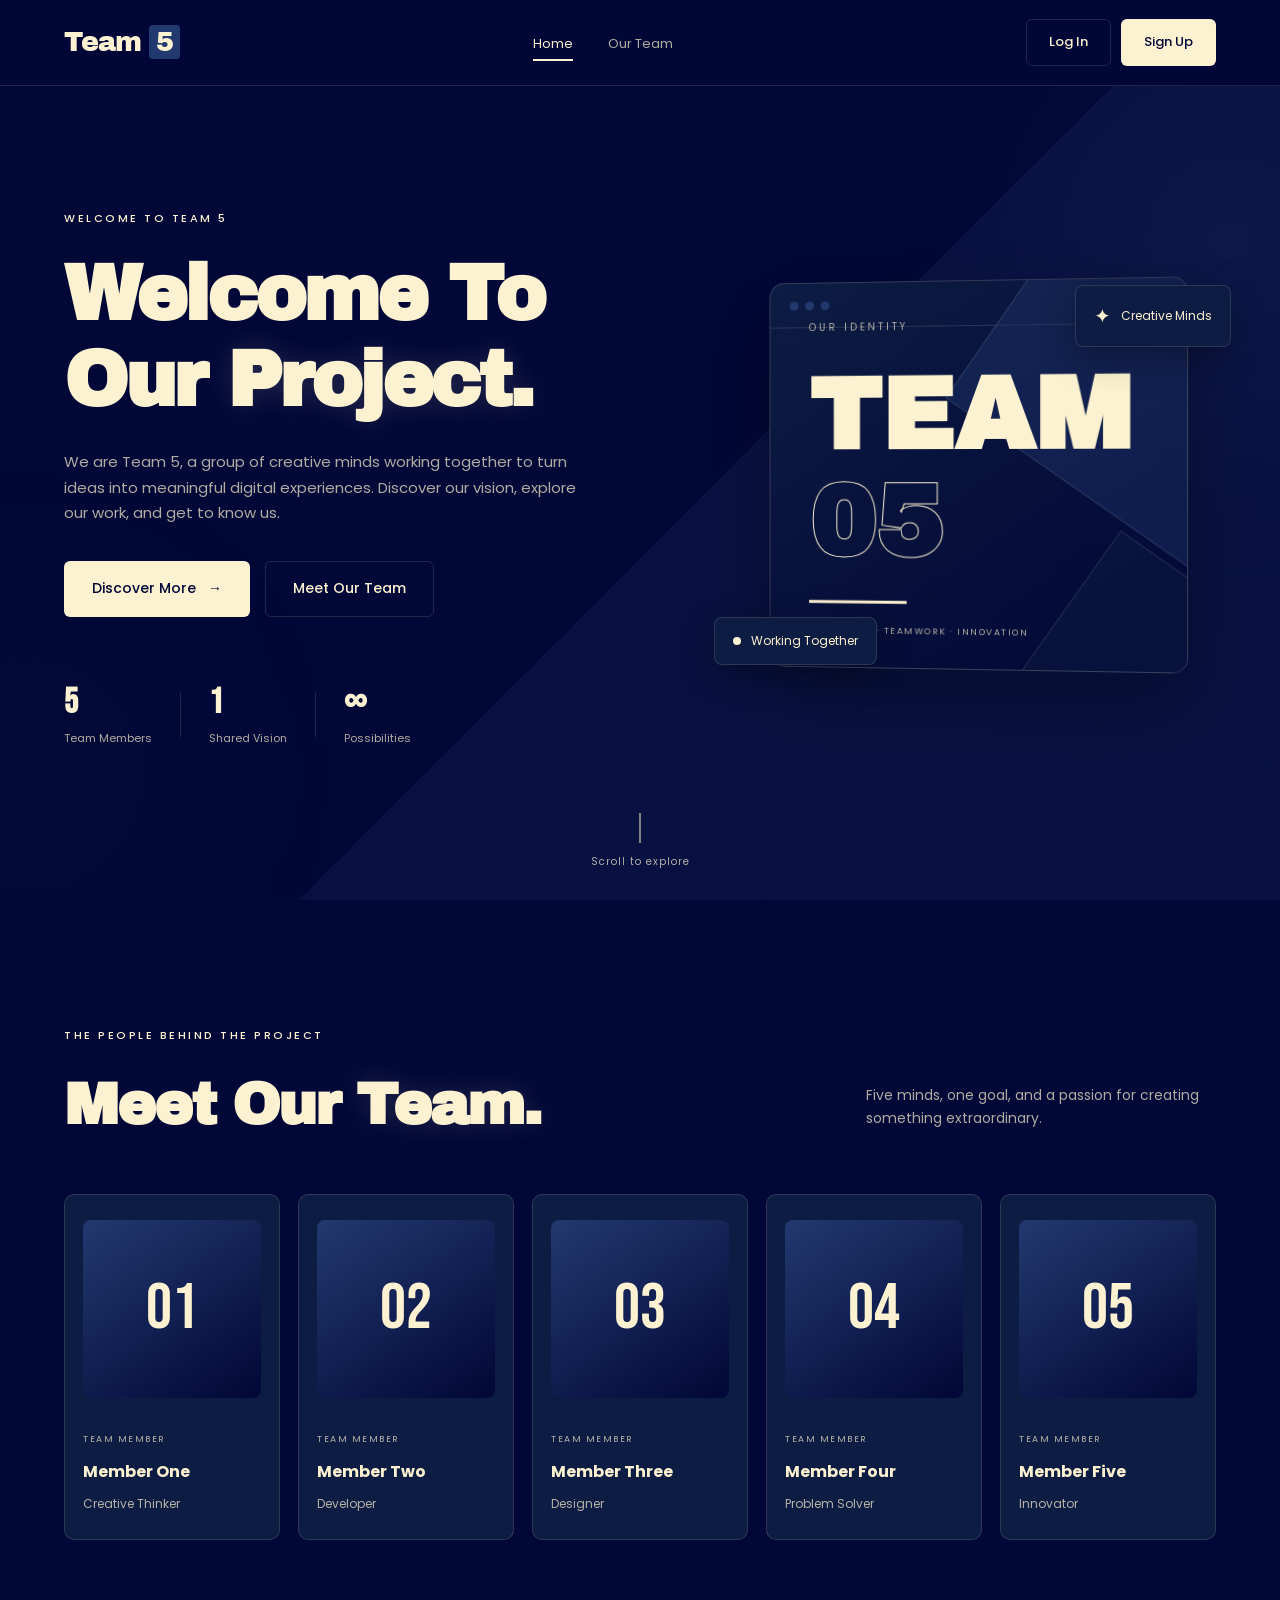
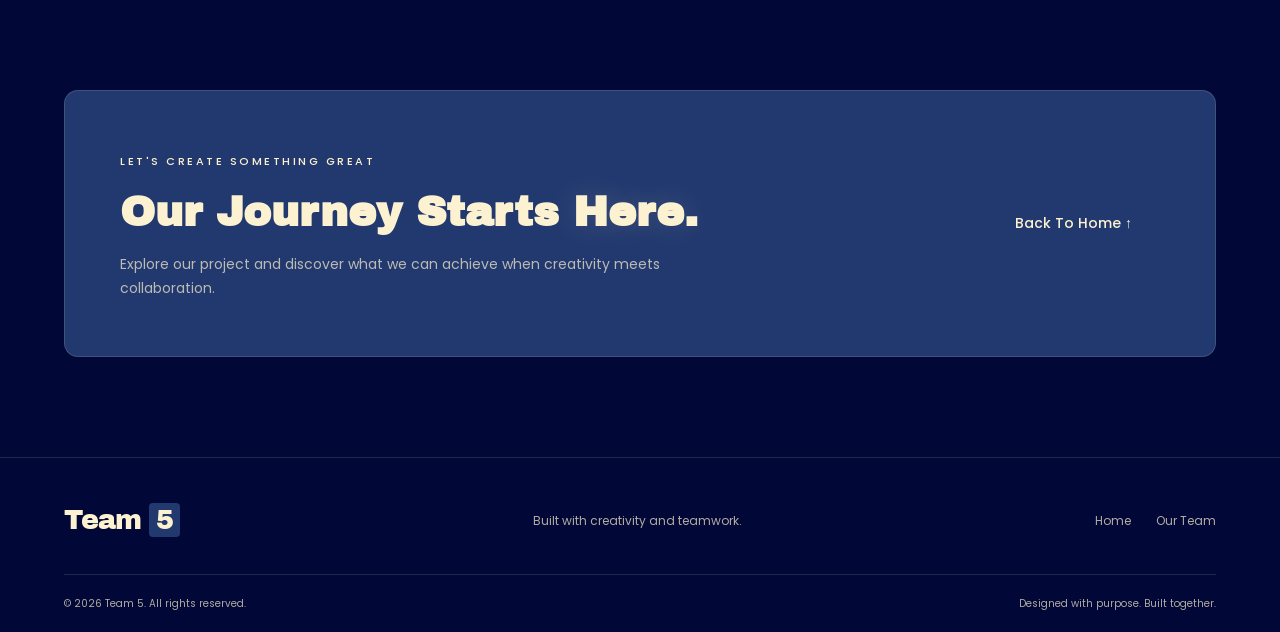
<file: index.html>
<!doctype html>
<html lang="en">
  <head>
    <meta charset="UTF-8" />
    <meta name="viewport" content="width=device-width, initial-scale=1.0" />

    <title>Team 5 | Home</title>

    <link rel="preconnect" href="https://fonts.googleapis.com" />
    <link rel="preconnect" href="https://fonts.gstatic.com" crossorigin />

    <link
      href="https://fonts.googleapis.com/css2?family=Archivo+Black&family=Bebas+Neue&family=Poppins:wght@300;400;500;600;700&display=swap"
      rel="stylesheet"
    />

    <link rel="stylesheet" href="css/style.css" />
  </head>

  <body>
    <!-- HEADER -->
    <header class="header">
      <nav class="navbar container">
        <a href="#home" class="logo">
          Team <span>5</span>
        </a>

        <ul class="nav-links">
          <li><a href="#home" class="active">Home</a></li>
          <li><a href="#team">Our Team</a></li>
        </ul>

        <div class="nav-buttons">
          <a href="login.html" class="btn btn-outline">Log In</a>
          <a href="registration.html" class="btn btn-primary">Sign Up</a>
        </div>
      </nav>
    </header>

    <!-- MAIN -->
    <main>
      <!-- HOME SECTION -->
      <section class="hero" id="home">
        <div class="hero-bg-circle circle-one"></div>
        <div class="hero-bg-circle circle-two"></div>

        <div class="hero-content container">
          <div class="hero-text">
            <span class="section-tag">WELCOME TO TEAM 5</span>

            <h1>
              Welcome To<br />
              Our <span>Project.</span>
            </h1>

            <p>
              We are Team 5, a group of creative minds working together
              to turn ideas into meaningful digital experiences.
              Discover our vision, explore our work, and get to know us.
            </p>

            <div class="hero-actions">
              <a href="#about" class="btn btn-primary btn-large">
                Discover More <span>→</span>
              </a>

              <a href="#team" class="btn btn-outline btn-large">
                Meet Our Team
              </a>
            </div>

            <div class="hero-stats">
              <div class="stat">
                <h3>5</h3>
                <p>Team Members</p>
              </div>

              <div class="stat-divider"></div>

              <div class="stat">
                <h3>1</h3>
                <p>Shared Vision</p>
              </div>

              <div class="stat-divider"></div>

              <div class="stat">
                <h3>∞</h3>
                <p>Possibilities</p>
              </div>
            </div>
          </div>

          <div class="hero-visual">
            <div class="visual-card">
              <div class="visual-top">
                <span></span>
                <span></span>
                <span></span>
              </div>

              <div class="visual-content">
                <span class="visual-label">OUR IDENTITY</span>
                <h2>TEAM<br /><span>05</span></h2>
                <div class="visual-line"></div>
                <p>CREATIVITY · TEAMWORK · INNOVATION</p>
              </div>

              <div class="visual-decoration decoration-one"></div>
              <div class="visual-decoration decoration-two"></div>
            </div>

            <div class="floating-badge badge-top">
              <span class="badge-icon">✦</span>
              Creative Minds
            </div>

            <div class="floating-badge badge-bottom">
              <span class="badge-dot"></span>
              Working Together
            </div>
          </div>
        </div>

        <a href="#about" class="scroll-indicator">
          <span></span>
          Scroll to explore
        </a>
      </section>

      <!--  ABOUT US SECTION 
      <section class="about section-padding" id="about">
        <div class="container">
          <div class="section-heading">
            <span class="section-tag">GET TO KNOW US</span>
            <h2>More Than A Team.<br /><span>A Shared Vision.</span></h2>
            <p>
              Every great project starts with a great team.
              We bring together different perspectives, creative
              thinking, and a shared passion for building something
              meaningful.
            </p>
          </div>

          <div class="about-grid">
            <div class="about-main-card">
              <span class="card-number">01 / WHO WE ARE</span>
              <div class="about-symbol">✦</div>
              <h3>We Are Team 5</h3>
              <p>
                We are a team of passionate individuals who believe
                that collaboration and creativity can turn ambitious
                ideas into real results. Our project represents our
                skills, dedication, and commitment to learning.
              </p>
            </div>

            <div class="about-side-cards">
              <div class="about-card">
                <span class="card-number">02 / OUR MISSION</span>
                <h3>Creating With Purpose.</h3>
                <p>
                  To create useful, thoughtful, and engaging digital
                  experiences through teamwork and innovation.
                </p>
              </div>

              <div class="about-card">
                <span class="card-number">03 / OUR VISION</span>
                <h3>Building What's Next.</h3>
                <p>
                  To grow our skills, embrace new challenges, and
                  transform our ideas into solutions that matter.
                </p>
              </div>
            </div>
          </div>
        </div>
      </section> -->

      <!-- OUR TEAM SECTION -->
      <section class="team section-padding" id="team">
        <div class="container">
          <div class="team-heading">
            <div>
              <span class="section-tag">THE PEOPLE BEHIND THE PROJECT</span>
              <h2>Meet Our <span>Team.</span></h2>
            </div>

            <p>
              Five minds, one goal, and a passion for creating
              something extraordinary.
            </p>
          </div>

          <div class="team-grid">
            <div class="team-card">
              <div class="team-avatar">01</div>
              <span class="team-role">TEAM MEMBER</span>
              <h3>Member One</h3>
              <p>Creative Thinker</p>
            </div>

            <div class="team-card">
              <div class="team-avatar">02</div>
              <span class="team-role">TEAM MEMBER</span>
              <h3>Member Two</h3>
              <p>Developer</p>
            </div>

            <div class="team-card">
              <div class="team-avatar">03</div>
              <span class="team-role">TEAM MEMBER</span>
              <h3>Member Three</h3>
              <p>Designer</p>
            </div>

            <div class="team-card">
              <div class="team-avatar">04</div>
              <span class="team-role">TEAM MEMBER</span>
              <h3>Member Four</h3>
              <p>Problem Solver</p>
            </div>

            <div class="team-card">
              <div class="team-avatar">05</div>
              <span class="team-role">TEAM MEMBER</span>
              <h3>Member Five</h3>
              <p>Innovator</p>
            </div>
          </div>
        </div>
      </section>

      <!-- CALL TO ACTION -->
      <section class="cta-section">
        <div class="container cta-box">
          <div>
            <span class="section-tag">LET'S CREATE SOMETHING GREAT</span>
            <h2>Our Journey Starts <span>Here.</span></h2>
            <p>
              Explore our project and discover what we can achieve
              when creativity meets collaboration.
            </p>
          </div>

          <a href="#home" class="btn btn-light btn-large">
            Back To Home ↑
          </a>
        </div>
      </section>
    </main>

    <!-- FOOTER -->
    <footer class="footer">
      <div class="container footer-content">
        <a href="#home" class="logo">Team <span>5</span></a>

        <p>Built with creativity and teamwork.</p>

        <div class="footer-links">
          <a href="#home">Home</a>
          <a href="#team">Our Team</a>
        </div>
      </div>

      <div class="container footer-bottom">
        <p>© 2026 Team 5. All rights reserved.</p>
        <p>Designed with purpose. Built together.</p>
      </div>
    </footer>
    <script src="script.js"></script>
  </body>
</html>
</file>
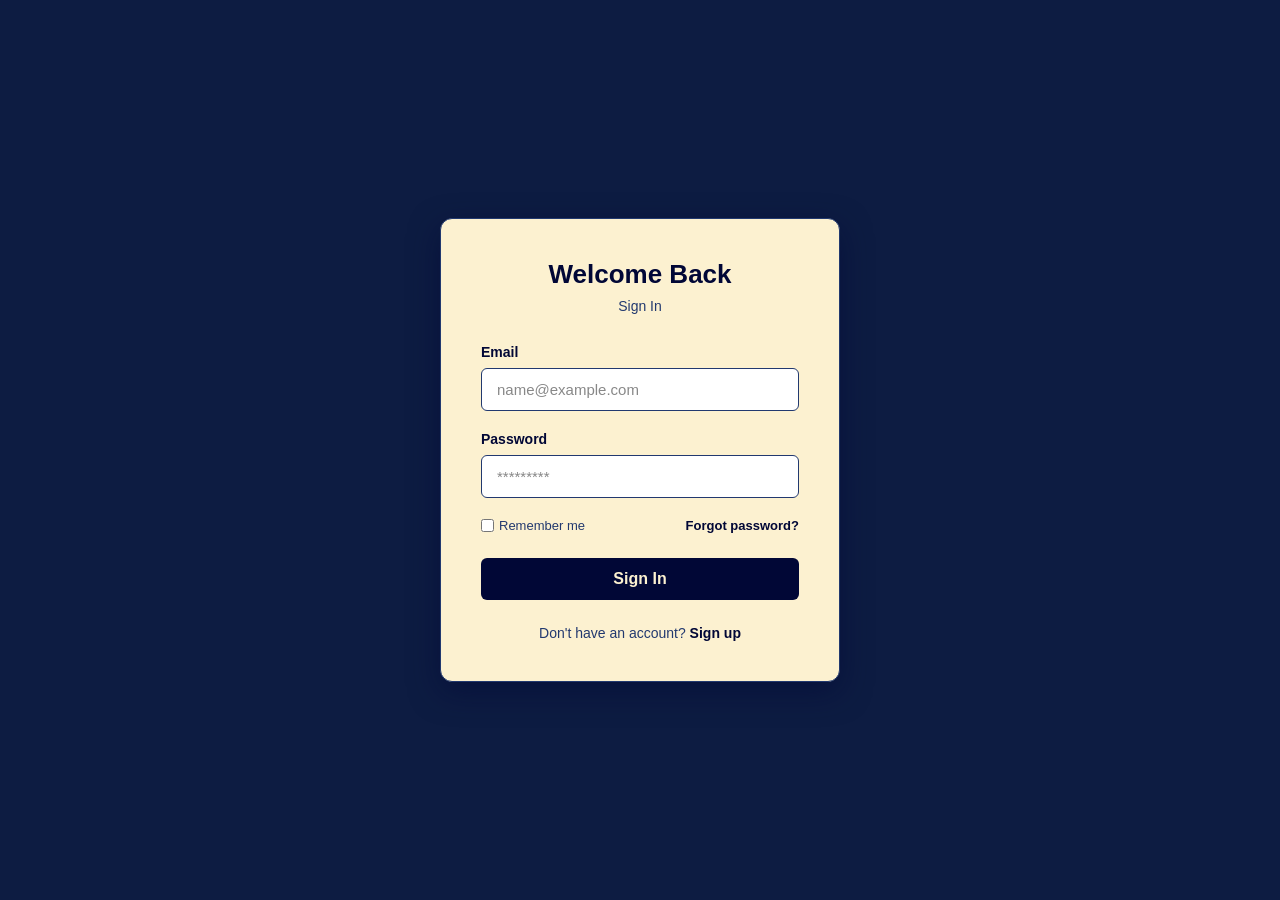
<file: login.html>
<!DOCTYPE html>
<html lang="en">
<head>
    <meta charset="UTF-8">
    <meta name="viewport" content="width=device-width, initial-scale=1.0">
    <title>Login page</title>
    <link rel="stylesheet" href="loginstyle.css">
</head>
<body>
    <div class="login-container">
    <div class="login-header">
        <h2>Welcome Back</h2>
        <p> Sign In</p>
    </div>
    
    <div id="message">

    </div>

    <form id="loginForm">
        <div class="input">
            <label for="email">Email</label>
            <input type="email" id="loginEmail" placeholder="name@example.com" required>
        </div>
        
        <div class="input">
            <label for="password">Password</label>
            <input type="password" id="loginPassword" placeholder="*********" required>
        </div>
        
        <div class="options">
            <label>
                <input type="checkbox" id="loginRemember"> Remember me
            </label>
            <a href="#">Forgot password?</a>
        </div>
        
        <button type="submit" class="login-btn">Sign In</button>
    </form>
    
    <div class="register-link">
        Don't have an account? <a href="#">Sign up</a>
    </div>
</div>

    <script type="module" src="login.js"></script>
</body>
</html>
</file>
<file: css/style.css>
/* ==============================
   TEAM 5 — DESIGN SYSTEM
============================== */

:root {
  --bg-color: #010736;
  --second-color: #0d1c42;
  --third-color: #22396f;
  --font-color: #fcf1d0;

  --border-color: rgba(252, 241, 208, 0.13);
  --muted-color: rgba(252, 241, 208, 0.7);
  --transition: 0.3s ease;
}

/* RESET */

* {
  margin: 0;
  padding: 0;
  box-sizing: border-box;
  scroll-behavior: smooth;
}

body {
  background: var(--bg-color);
  color: var(--font-color);
  font-family: "Poppins", sans-serif;
  line-height: 1.7;
  overflow-x: hidden;
}

a {
  text-decoration: none;
  color: inherit;
}

ul {
  list-style: none;
}

.container {
  width: min(1200px, 90%);
  margin: 0 auto;
}

.section-padding {
  padding: 120px 0;
}

/* ==============================
   BUTTONS
============================== */

.btn {
  display: inline-flex;
  align-items: center;
  justify-content: center;
  gap: 12px;
  padding: 11px 22px;
  border: 1px solid transparent;
  border-radius: 6px;
  font-size: 13px;
  font-weight: 500;
  cursor: pointer;
  transition: var(--transition);
}

.btn-primary {
  background: var(--font-color);
  color: var(--bg-color);
}

.btn-primary:hover {
  background: var(--third-color);
  color: var(--font-color);
  border-color: var(--font-color);
  transform: translateY(-3px);
  box-shadow: 0 8px 25px rgba(0, 0, 0, 0.25);
}

.btn-outline {
  border-color: var(--border-color);
  color: var(--font-color);
}

.btn-outline:hover {
  background: var(--third-color);
  border-color: var(--font-color);
  transform: translateY(-3px);
}

.btn-large {
  padding: 15px 27px;
  font-size: 14px;
}

/* ==============================
   HEADER & NAVIGATION
============================== */

.header {
  position: fixed;
  top: 0;
  left: 0;
  width: 100%;
  z-index: 1000;
  background: rgba(1, 7, 54, 0.92);
  backdrop-filter: blur(15px);
  border-bottom: 1px solid var(--border-color);
}

.navbar {
  min-height: 85px;
  display: flex;
  justify-content: space-between;
  align-items: center;
  gap: 30px;
}

.logo {
  font-family: "Archivo Black", sans-serif;
  font-size: 27px;
  white-space: nowrap;
  letter-spacing: -1px;
}

.logo span {
  color: var(--font-color);
  background: var(--third-color);
  padding: 2px 7px;
  border-radius: 4px;
}

.nav-links {
  display: flex;
  align-items: center;
  gap: 35px;
}

.nav-links a {
  font-size: 13px;
  color: var(--muted-color);
  transition: var(--transition);
  position: relative;
}

.nav-links a::after {
  content: "";
  position: absolute;
  bottom: -8px;
  left: 0;
  width: 0;
  height: 2px;
  background: var(--font-color);
  transition: var(--transition);
}

.nav-links a:hover,
.nav-links a.active {
  color: var(--font-color);
}

.nav-links a:hover::after,
.nav-links a.active::after {
  width: 100%;
}

.nav-buttons {
  display: flex;
  gap: 10px;
}

/* ==============================
   HOME / HERO
============================== */

.hero {
  min-height: 100vh;
  padding: 150px 0 100px;
  display: flex;
  align-items: center;
  position: relative;
  overflow: hidden;
  background:
    linear-gradient(
      135deg,
      transparent 55%,
      rgba(34, 57, 111, 0.2) 55%
    ),
    var(--bg-color);
}

.hero-content {
  display: grid;
  grid-template-columns: 1.1fr 0.9fr;
  align-items: center;
  gap: 80px;
  position: relative;
  z-index: 2;
}

.section-tag {
  display: inline-block;
  font-size: 11px;
  font-weight: 500;
  letter-spacing: 2.5px;
  color: var(--font-color);
  text-transform: uppercase;
  margin-bottom: 25px;
}

.hero h1 {
  font-family: "Archivo Black", sans-serif;
  font-size: clamp(45px, 6vw, 78px);
  line-height: 1.12;
  letter-spacing: -3px;
  margin-bottom: 25px;
}

.hero h1 span,
.section-heading h2 span,
.team-heading h2 span,
.cta-box h2 span {
  color: var(--font-color);
  text-shadow: 0 0 30px rgba(252, 241, 208, 0.15);
}

.hero-text > p {
  max-width: 520px;
  font-size: 15px;
  color: var(--muted-color);
  margin-bottom: 35px;
}

.hero-actions {
  display: flex;
  flex-wrap: wrap;
  gap: 15px;
}

.hero-stats {
  display: flex;
  align-items: center;
  gap: 28px;
  margin-top: 65px;
}

.stat h3 {
  font-family: "Bebas Neue", sans-serif;
  font-size: 35px;
  line-height: 1.2;
  letter-spacing: 1px;
}

.stat p {
  color: var(--muted-color);
  font-size: 11px;
  margin-top: 5px;
}

.stat-divider {
  width: 1px;
  height: 45px;
  background: var(--border-color);
}

/* ==============================
   HERO VISUAL
============================== */

.hero-visual {
  min-height: 450px;
  display: flex;
  align-items: center;
  justify-content: center;
  position: relative;
}

.visual-card {
  width: 100%;
  max-width: 420px;
  height: 390px;
  background: linear-gradient(
    145deg,
    var(--second-color),
    var(--bg-color)
  );
  border: 1px solid rgba(252, 241, 208, 0.2);
  border-radius: 15px;
  position: relative;
  overflow: hidden;
  box-shadow: 0 30px 80px rgba(0, 0, 0, 0.3);
  transform: perspective(1000px) rotateY(-5deg);
}

.visual-top {
  height: 45px;
  border-bottom: 1px solid var(--border-color);
  display: flex;
  align-items: center;
  gap: 7px;
  padding: 0 20px;
}

.visual-top span {
  width: 9px;
  height: 9px;
  border-radius: 50%;
  background: var(--third-color);
}

.visual-content {
  position: absolute;
  top: 50%;
  left: 40px;
  transform: translateY(-50%);
  z-index: 2;
}

.visual-label {
  font-size: 10px;
  letter-spacing: 3px;
  color: var(--muted-color);
}

.visual-content h2 {
  font-family: "Archivo Black", sans-serif;
  font-size: clamp(65px, 8vw, 105px);
  line-height: 1.05;
  margin: 25px 0;
}

.visual-content h2 span {
  color: var(--font-color);
  -webkit-text-stroke: 1px var(--font-color);
  color: transparent;
}

.visual-line {
  width: 100px;
  height: 3px;
  background: var(--font-color);
  margin-bottom: 20px;
}

.visual-content p {
  font-size: 9px;
  letter-spacing: 1.5px;
  color: var(--muted-color);
}

.visual-decoration {
  position: absolute;
  border: 1px solid rgba(252, 241, 208, 0.12);
  transform: rotate(35deg);
}

.decoration-one {
  width: 300px;
  height: 300px;
  right: -120px;
  top: -70px;
  background: rgba(34, 57, 111, 0.4);
}

.decoration-two {
  width: 200px;
  height: 200px;
  right: -60px;
  bottom: -100px;
  background: rgba(13, 28, 66, 0.5);
}

.floating-badge {
  position: absolute;
  background: var(--second-color);
  border: 1px solid var(--border-color);
  border-radius: 8px;
  padding: 13px 18px;
  font-size: 12px;
  display: flex;
  align-items: center;
  gap: 10px;
  box-shadow: 0 10px 35px rgba(0, 0, 0, 0.3);
}

.badge-top {
  top: 35px;
  right: -15px;
}

.badge-bottom {
  bottom: 35px;
  left: -20px;
}

.badge-icon {
  font-size: 20px;
}

.badge-dot {
  width: 8px;
  height: 8px;
  background: var(--font-color);
  border-radius: 50%;
}

.hero-bg-circle {
  position: absolute;
  border-radius: 50%;
  filter: blur(100px);
  opacity: 0.25;
  pointer-events: none;
}

.circle-one {
  width: 300px;
  height: 300px;
  background: var(--third-color);
  top: 10%;
  right: -100px;
}

.circle-two {
  width: 250px;
  height: 250px;
  background: var(--second-color);
  bottom: 0;
  left: -100px;
}

.scroll-indicator {
  position: absolute;
  bottom: 30px;
  left: 50%;
  transform: translateX(-50%);
  font-size: 10px;
  letter-spacing: 1px;
  color: var(--muted-color);
  display: flex;
  flex-direction: column;
  align-items: center;
  gap: 10px;
}

.scroll-indicator span {
  width: 1px;
  height: 30px;
  background: var(--font-color);
}

/* ==============================
   ABOUT US
============================== */

.about {
  background: var(--second-color);
  position: relative;
}

.section-heading {
  max-width: 720px;
  margin-bottom: 65px;
}

.section-heading h2,
.team-heading h2 {
  font-family: "Archivo Black", sans-serif;
  font-size: clamp(35px, 5vw, 58px);
  line-height: 1.2;
  letter-spacing: -2px;
  margin-bottom: 25px;
}

.section-heading > p {
  max-width: 650px;
  color: var(--muted-color);
  font-size: 15px;
}

.about-grid {
  display: grid;
  grid-template-columns: 1fr 1fr;
  gap: 25px;
}

.about-main-card,
.about-card {
  background: var(--bg-color);
  border: 1px solid var(--border-color);
  border-radius: 12px;
  padding: 40px;
  transition: var(--transition);
}

.about-main-card {
  display: flex;
  flex-direction: column;
  justify-content: center;
  min-height: 390px;
}

.card-number {
  font-size: 10px;
  letter-spacing: 2px;
  color: var(--muted-color);
}

.about-symbol {
  width: 65px;
  height: 65px;
  border-radius: 12px;
  background: var(--third-color);
  display: grid;
  place-items: center;
  font-size: 30px;
  margin: 35px 0 25px;
}

.about-main-card h3,
.about-card h3 {
  font-size: 25px;
  margin-bottom: 15px;
}

.about-main-card p,
.about-card p {
  color: var(--muted-color);
  font-size: 14px;
}

.about-side-cards {
  display: flex;
  flex-direction: column;
  gap: 25px;
}

.about-card {
  flex: 1;
}

.about-card h3 {
  margin-top: 25px;
}

.about-main-card:hover,
.about-card:hover {
  border-color: rgba(252, 241, 208, 0.4);
  transform: translateY(-5px);
}

/* ==============================
   OUR TEAM
============================== */

.team {
  background: var(--bg-color);
}

.team-heading {
  display: flex;
  align-items: flex-end;
  justify-content: space-between;
  gap: 40px;
  margin-bottom: 55px;
}

.team-heading h2 {
  margin-bottom: 0;
}

.team-heading > p {
  max-width: 350px;
  color: var(--muted-color);
  font-size: 14px;
  margin-bottom: 8px;
}

.team-grid {
  display: grid;
  grid-template-columns: repeat(5, 1fr);
  gap: 18px;
}

.team-card {
  background: var(--second-color);
  border: 1px solid var(--border-color);
  border-radius: 10px;
  padding: 25px 18px;
  transition: var(--transition);
}

.team-card:hover {
  transform: translateY(-8px);
  border-color: var(--font-color);
  background: var(--third-color);
}

.team-avatar {
  width: 100%;
  aspect-ratio: 1;
  max-height: 180px;
  border-radius: 8px;
  background: linear-gradient(
    145deg,
    var(--third-color),
    var(--bg-color)
  );
  display: grid;
  place-items: center;
  font-family: "Bebas Neue", sans-serif;
  font-size: 65px;
  color: var(--font-color);
  margin-bottom: 25px;
}

.team-role {
  color: var(--muted-color);
  font-size: 9px;
  letter-spacing: 1.5px;
}

.team-card h3 {
  font-size: 16px;
  margin: 8px 0;
}

.team-card p {
  font-size: 12px;
  color: var(--muted-color);
}

/* ==============================
   CALL TO ACTION
============================== */

.cta-section {
  padding: 30px 0 100px;
  background: var(--bg-color);
}

.cta-box {
  background: var(--third-color);
  border: 1px solid var(--border-color);
  border-radius: 14px;
  padding: 55px;
  display: flex;
  align-items: center;
  justify-content: space-between;
  gap: 35px;
}

.cta-box .section-tag {
  margin-bottom: 15px;
}

.cta-box h2 {
  font-family: "Archivo Black", sans-serif;
  font-size: clamp(28px, 4vw, 42px);
  line-height: 1.25;
  margin-bottom: 15px;
}

.cta-box p {
  max-width: 550px;
  color: var(--muted-color);
  font-size: 14px;
}

/* ==============================
   FOOTER
============================== */

.footer {
  background: var(--bg-color);
  border-top: 1px solid var(--border-color);
  padding: 40px 0 20px;
}

.footer-content {
  display: flex;
  align-items: center;
  justify-content: space-between;
  gap: 25px;
  padding-bottom: 30px;
}

.footer-content > p {
  font-size: 12px;
  color: var(--muted-color);
}

.footer-links {
  display: flex;
  gap: 25px;
}

.footer-links a {
  font-size: 12px;
  color: var(--muted-color);
  transition: var(--transition);
}

.footer-links a:hover {
  color: var(--font-color);
}

.footer-bottom {
  border-top: 1px solid var(--border-color);
  padding-top: 20px;
  display: flex;
  justify-content: space-between;
  gap: 20px;
}

.footer-bottom p {
  font-size: 10px;
  color: var(--muted-color);
}

/* ==============================
   RESPONSIVE DESIGN
============================== */

@media (max-width: 1000px) {
  .hero-content {
    gap: 40px;
  }

  .team-grid {
    grid-template-columns: repeat(3, 1fr);
  }

  .team-card:last-child {
    grid-column: auto;
  }

  .hero-visual {
    min-height: 380px;
  }

  .visual-card {
    height: 340px;
  }

  .floating-badge {
    font-size: 10px;
    padding: 10px 12px;
  }
}

@media (max-width: 768px) {
  .section-padding {
    padding: 85px 0;
  }

  .navbar {
    min-height: 75px;
    flex-wrap: wrap;
    padding: 15px 0;
    gap: 20px;
  }

  .nav-links {
    order: 3;
    width: 100%;
    justify-content: center;
    gap: 30px;
    padding: 10px 0 5px;
  }

  .nav-buttons {
    margin-left: auto;
  }

  .hero {
    padding: 180px 0 90px;
  }

  .hero-content {
    grid-template-columns: 1fr;
    text-align: center;
    gap: 40px;
  }

  .hero-text > p {
    margin-left: auto;
    margin-right: auto;
  }

  .hero-actions,
  .hero-stats {
    justify-content: center;
  }

  .hero h1 {
    letter-spacing: -2px;
  }

  .hero-visual {
    width: 100%;
    max-width: 500px;
    margin: 0 auto;
  }

  .visual-card {
    transform: none;
  }

  .badge-top {
    right: 0;
  }

  .badge-bottom {
    left: 0;
  }

  .scroll-indicator {
    display: none;
  }

  .about-grid {
    grid-template-columns: 1fr;
  }

  .team-heading {
    align-items: flex-start;
    flex-direction: column;
    gap: 20px;
  }

  .team-grid {
    grid-template-columns: repeat(2, 1fr);
  }

  .cta-box {
    flex-direction: column;
    align-items: flex-start;
    padding: 35px;
  }

  .footer-content {
    flex-wrap: wrap;
  }
}

@media (max-width: 480px) {
  .container {
    width: 90%;
  }

  .logo {
    font-size: 22px;
  }

  .nav-buttons {
    gap: 6px;
  }

  .nav-buttons .btn {
    padding: 9px 12px;
    font-size: 11px;
  }

  .nav-links {
    gap: 22px;
  }

  .nav-links a {
    font-size: 12px;
  }

  .hero h1 {
    font-size: 42px;
  }

  .hero-text > p {
    font-size: 13px;
  }

  .hero-actions {
    flex-direction: column;
  }

  .hero-actions .btn {
    width: 100%;
  }

  .hero-stats {
    gap: 15px;
    margin-top: 45px;
  }

  .stat h3 {
    font-size: 29px;
  }

  .stat p {
    font-size: 9px;
  }

  .visual-card {
    height: 300px;
  }

  .visual-content {
    left: 25px;
  }

  .visual-content h2 {
    font-size: 75px;
  }

  .floating-badge {
    font-size: 9px;
  }

  .about-main-card,
  .about-card {
    padding: 25px;
  }

  .team-grid {
    grid-template-columns: 1fr 1fr;
    gap: 12px;
  }

  .team-card {
    padding: 15px;
  }

  .team-avatar {
    font-size: 48px;
  }

  .team-card h3 {
    font-size: 14px;
  }

  .cta-box {
    padding: 25px;
  }

  .footer-content {
    flex-direction: column;
    align-items: flex-start;
  }

  .footer-links {
    gap: 18px;
  }

  .footer-bottom {
    flex-direction: column;
    gap: 8px;
  }
}
</file>
<file: loginstyle.css>
* {
    box-sizing: border-box;
    margin: 0;
    padding: 0;
    font-family: Arial, Helvetica, sans-serif;
}

body {
    background-color: #0D1C42;
    display: flex;
    justify-content: center;
    align-items: center;
    height: 100vh;
    color: #0e0e0e;
}

.login-container {
    background-color: #FCF1D0;
    padding: 40px;
    border-radius: 12px;
    box-shadow: 0 10px 30px rgba(1, 7, 54, 0.5);
    width: 100%;
    max-width: 400px;
    border: 1px solid #22396F;
}

.login-header {
    text-align: center;
    margin-bottom: 30px;
}

.login-header h2 {
    color: #010736;
    font-size: 26px;
    margin-bottom: 8px;
    font-weight: bold;
}

.login-header p {
    color: #22396F;
    font-size: 14px;
}

.input {
    margin-bottom: 20px;
}

.input label {
    display: block;
    margin-bottom: 8px;
    color: #010736;
    font-size: 14px;
    font-weight: bold;
}

.input input {
    width: 100%;
    padding: 12px 15px;
    background-color: #ffffff;
    border: 1px solid #22396F;
    border-radius: 6px;
    color: #010736;
    font-size: 15px;
}

.input input::placeholder {
    color: #888888;
}

.input input:focus {
    outline: none;
    border-color: #010736;
    box-shadow: 0 0 5px rgba(1, 7, 54, 0.3);
}

.options {
    display: flex;
    justify-content: space-between;
    align-items: center;
    margin-bottom: 25px;
    font-size: 13px;
    color: #22396F;
}

.options label {
    display: flex;
    align-items: center;
    gap: 5px;
    cursor: pointer;
}



.options a {
    color: #010736;
    text-decoration: none;
    font-weight: bold;
}

.options a:hover {
    text-decoration: underline;
}

.login-btn {
    width: 100%;
    padding: 12px;
    background-color: #010736;
    border: none;
    border-radius: 6px;
    color: #FCF1D0;
    font-size: 16px;
    font-weight: bold;
    cursor: pointer;
    transition: background-color 0.2s;
}

.login-btn:hover {
    background-color: #22396F;
}

.register-link {
    text-align: center;
    margin-top: 25px;
    font-size: 14px;
    color: #22396F;
}

.register-link a {
    color: #010736;
    text-decoration: none;
    font-weight: bold;
}

.register-link a:hover {
    text-decoration: underline;
}
</file>
